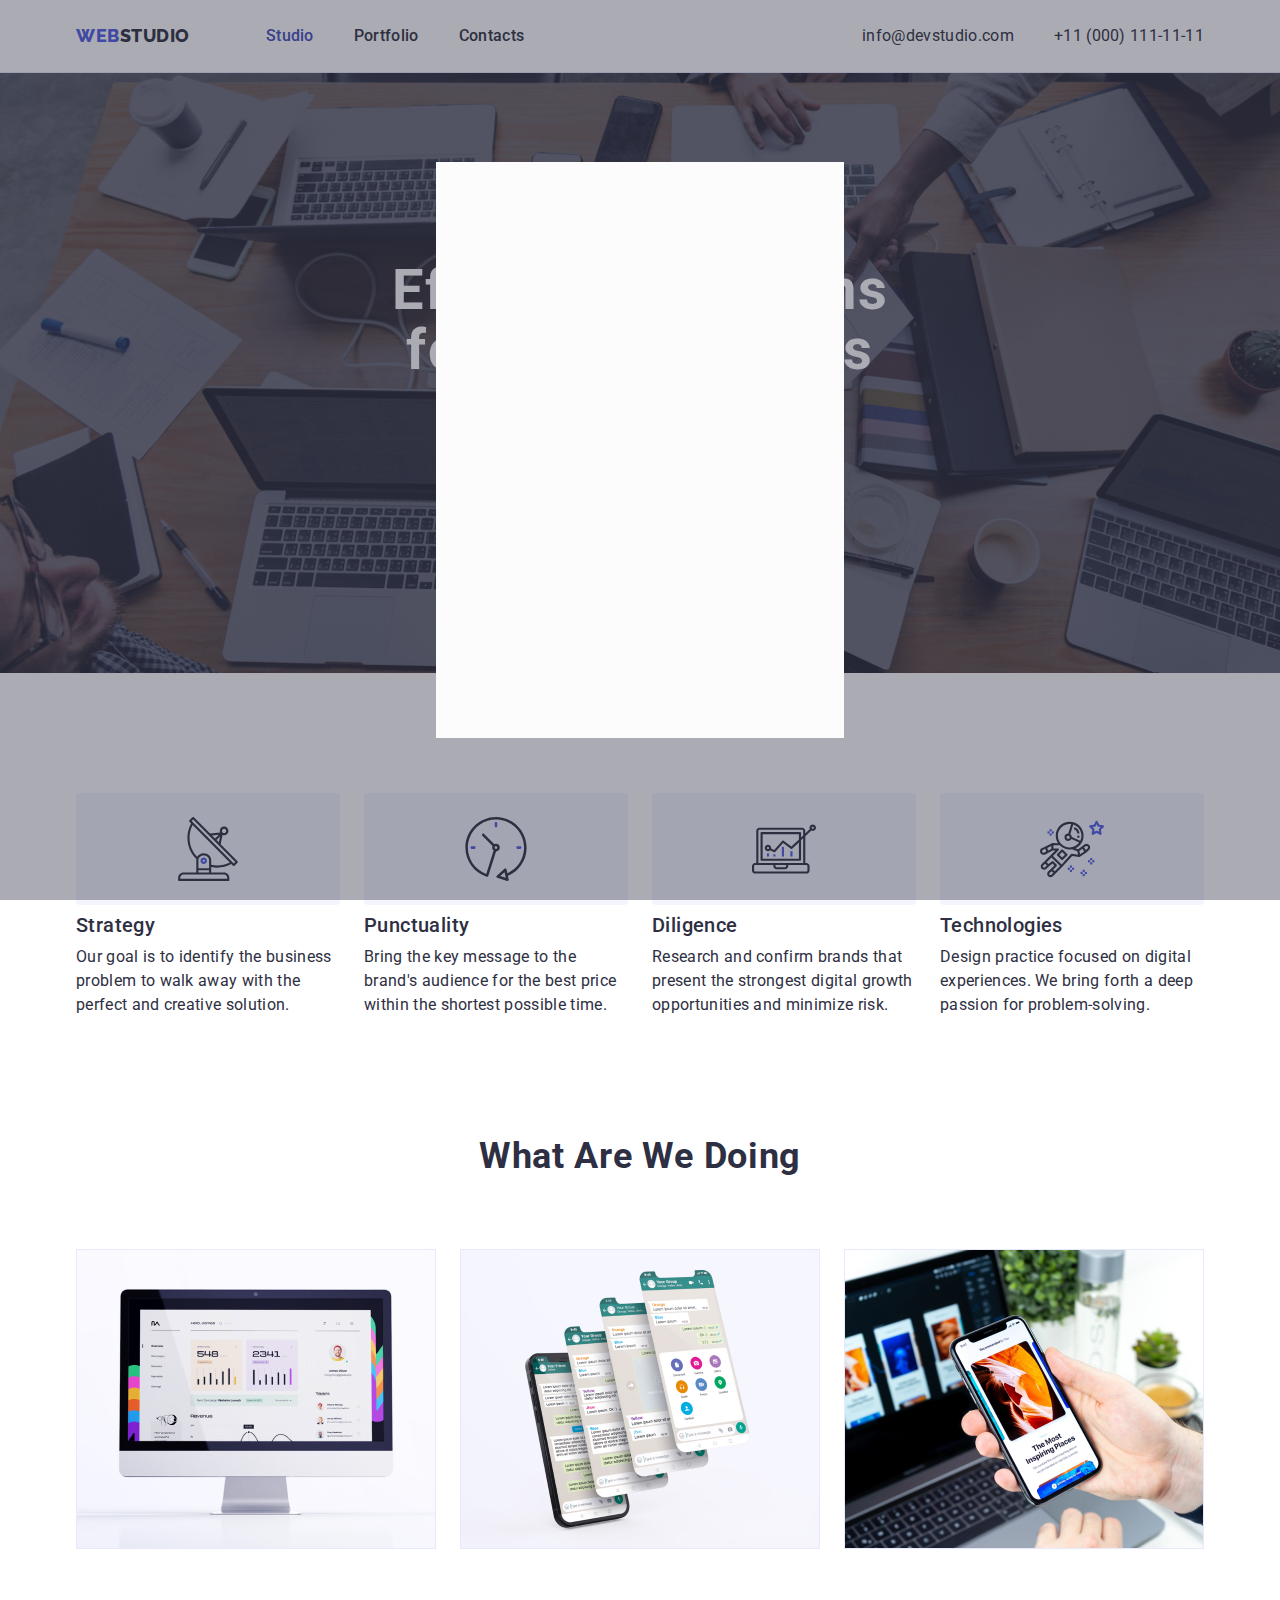
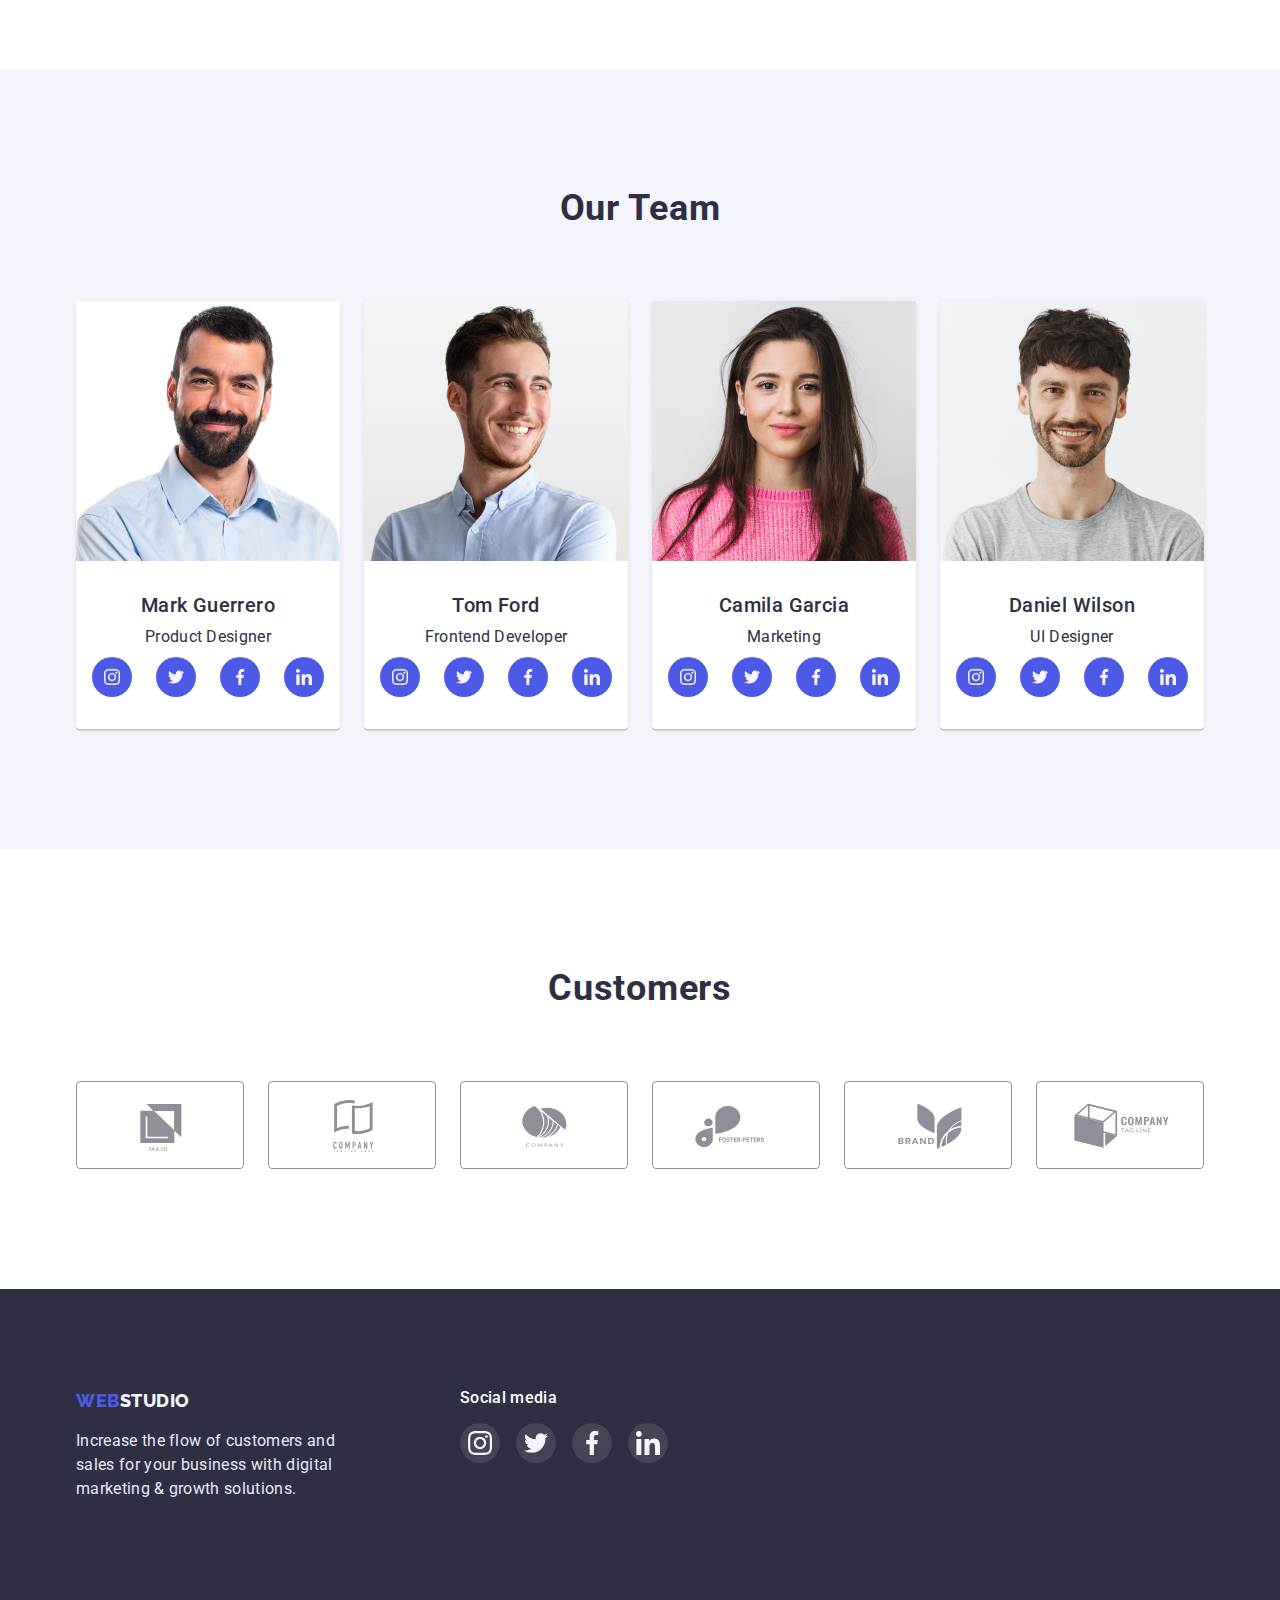
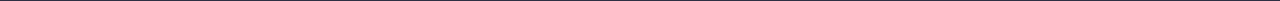
<file: index.html>
<!DOCTYPE html>
<html lang="en">
  <head>
    <meta charset="UTF-8" />
    <meta http-equiv="X-UA-Compatible" content="IE=edge" />
    <meta name="viewport" content="width=device-width, initial-scale=1.0" />
    <title>Document</title>
    <link
      rel="stylesheet"
      href="https://cdnjs.cloudflare.com/ajax/libs/modern-normalize/1.0.0/modern-normalize.min.css"
    />
    <link rel="stylesheet" href="./css/styles.css" />
    <link rel="preconnect" href="https://fonts.googleapis.com" />
    <link rel="preconnect" href="https://fonts.gstatic.com" crossorigin />
    <link
      href="https://fonts.googleapis.com/css2?family=Montserrat:wght@400;700&family=Raleway:wght@800&family=Roboto:wght@400;500;700&display=swap"
      rel="stylesheet"
    />
  </head>
  <body>
    <!-- Header -->
    <header class="header">
      <div class="container main-nav">
        <nav class="header-nav">
          <a href="./index.html" class="logo"
            >Web<span class="accent">Studio</span>
          </a>
          <ul class="site-nav">
            <li class="item">
              <a href="" class="link current">Studio</a>
            </li>
            <li class="item">
              <a href="./portfolio.html" class="link">Portfolio</a>
            </li>
            <li class="item">
              <a href="" class="link">Contacts</a>
            </li>
          </ul>
        </nav>

        <address>
          <ul class="auth-nav">
            <li class="item">
              <a href="mailto:info@devstudio.com" class="link-adress"
                >info@devstudio.com</a
              >
            </li>
            <li class="item">
              <a href="tel:+110001111111" class="link-adress no-margin"
                >+11 (000) 111-11-11</a
              >
            </li>
          </ul>
        </address>
      </div>
    </header>

    <main>
      <!-- Hero -->
      <section class="hero">
        <div class="container">
          <h1 class="hero-title">Effective Solutions for Your Business</h1>
          <button type="button" class="button">Order Service</button>
          <div class="backdrop">
            <div class="modal"></div>
          </div>
        </div>
      </section>

      <!-- Characteristics -->
      <section class="section">
        <div class="container">
          <h2 class="visually-hidden">Goals</h2>
          <ul class="list">
            <li class="list-item">
              <div class="charscteristics-icon">
                <svg class="svg-char">
                  <use
                    href="./images/symbol-defs.svg#icon-antenna-1"
                    width="64"
                    height="64"
                  ></use>
                </svg>
              </div>

              <h3 class="list-title">Strategy</h3>
              <p class="list-text">
                Our goal is to identify the business problem to walk away with
                the perfect and creative solution.
              </p>
            </li>

            <li class="list-item">
              <div class="charscteristics-icon">
                <svg class="svg-char">
                  <use
                    href="./images/symbol-defs.svg#icon-clock-1"
                    width="64"
                    height="64"
                  ></use>
                </svg>
              </div>

              <h3 class="list-title">Punctuality</h3>
              <p class="list-text">
                Bring the key message to the brand's audience for the best price
                within the shortest possible time.
              </p>
            </li>

            <li class="list-item">
              <div class="charscteristics-icon">
                <svg class="svg-char">
                  <use
                    href="./images/symbol-defs.svg#icon-diagram-1"
                    width="64"
                    height="64"
                  ></use>
                </svg>
              </div>

              <h3 class="list-title">Diligence</h3>
              <p class="list-text">
                Research and confirm brands that present the strongest digital
                growth opportunities and minimize risk.
              </p>
            </li>

            <li class="list-item">
              <div class="charscteristics-icon">
                <svg class="svg-char">
                  <use
                    href="./images/symbol-defs.svg#icon-astronaut-1"
                    width="64"
                    height="64"
                  ></use>
                </svg>
              </div>

              <h3 class="list-title">Technologies</h3>
              <p class="list-text">
                Design practice focused on digital experiences. We bring forth a
                deep passion for problem-solving.
              </p>
            </li>
          </ul>
        </div>
      </section>

      <section class="section section-work">
        <div class="container">
          <h2 class="section-title">What are we doing</h2>
          <ul class="container-work">
            <li class="flex-el">
              <img src="./images/img1.jpg" alt="screenPhone" width="360" />
            </li>

            <li class="flex-el">
              <img src="./images/img2.jpg" alt="phones" width="360" />
            </li>

            <li class="flex-el">
              <img src="./images/img3.jpg" alt="screenphone" width="360" />
            </li>
          </ul>
        </div>
      </section>

      <!-- Our teamm -->

      <section class="section section-color our-team">
        <div class="container">
          <h2 class="section-title">Our Team</h2>
          <ul class="team container-team">
            <li class="flex-el-team">
              <img src="./images/img4.jpg" alt="Product Designer" width="264" />

              <div class="card-content">
                <h3 class="team-title">Mark Guerrero</h3>
                <p class="team-text">Product Designer</p>
                <ul class="team-soc-list">
                  <li class="team-soc-item">
                    <a class="team-soc-link link" href="">
                      <svg class="svg-team" width="16" height="16">
                        <use
                          href="./images/symbol-defs.svg#icon-instagram-2"
                        ></use>
                      </svg>
                    </a>
                  </li>
                  <li class="team-soc-item">
                    <a class="team-soc-link link" href="">
                      <svg class="svg-team" width="16" height="16">
                        <use
                          href="./images/symbol-defs.svg#icon-twitter-1"
                        ></use>
                      </svg>
                    </a>
                  </li>
                  <li class="team-soc-item">
                    <a class="team-soc-link link" href="">
                      <svg class="svg-team" width="16" height="16">
                        <use
                          href="./images/symbol-defs.svg#icon-facebook-1"
                        ></use>
                      </svg>
                    </a>
                  </li>
                  <li class="team-soc-item">
                    <a class="team-soc-link link" href="">
                      <svg class="svg-team" width="16" height="16">
                        <use
                          href="./images/symbol-defs.svg#icon-linkedin-1"
                        ></use>
                      </svg>
                    </a>
                  </li>
                </ul>
              </div>
            </li>

            <li class="flex-el-team">
              <img
                src="./images/img5.jpg"
                alt="Frontend Developer"
                width="264"
              />

              <div class="card-content">
                <h3 class="team-title">Tom Ford</h3>
                <p class="team-text">Frontend Developer</p>
                <ul class="team-soc-list">
                  <li class="team-soc-item">
                    <a class="team-soc-link link" href="">
                      <svg class="svg-team" width="16" height="16">
                        <use
                          href="./images/symbol-defs.svg#icon-instagram-2"
                        ></use>
                      </svg>
                    </a>
                  </li>
                  <li class="team-soc-item">
                    <a class="team-soc-link link" href="">
                      <svg class="svg-team" width="16" height="16">
                        <use
                          href="./images/symbol-defs.svg#icon-twitter-1"
                        ></use>
                      </svg>
                    </a>
                  </li>
                  <li class="team-soc-item">
                    <a class="team-soc-link link" href="">
                      <svg class="svg-team" width="16" height="16">
                        <use
                          href="./images/symbol-defs.svg#icon-facebook-1"
                        ></use>
                      </svg>
                    </a>
                  </li>
                  <li class="team-soc-item">
                    <a class="team-soc-link link" href="">
                      <svg class="svg-team" width="16" height="16">
                        <use
                          href="./images/symbol-defs.svg#icon-linkedin-1"
                        ></use>
                      </svg>
                    </a>
                  </li>
                </ul>
              </div>
            </li>

            <li class="flex-el-team">
              <img src="./images/img6.jpg" alt="Marketing" width="264" />

              <div class="card-content">
                <h3 class="team-title">Camila Garcia</h3>
                <p class="team-text">Marketing</p>
                <ul class="team-soc-list">
                  <li class="team-soc-item">
                    <a class="team-soc-link link" href="">
                      <svg class="svg-team" width="16" height="16">
                        <use
                          href="./images/symbol-defs.svg#icon-instagram-2"
                        ></use>
                      </svg>
                    </a>
                  </li>
                  <li class="team-soc-item">
                    <a class="team-soc-link link" href="">
                      <svg class="svg-team" width="16" height="16">
                        <use
                          href="./images/symbol-defs.svg#icon-twitter-1"
                        ></use>
                      </svg>
                    </a>
                  </li>
                  <li class="team-soc-item">
                    <a class="team-soc-link link" href="">
                      <svg class="svg-team" width="16" height="16">
                        <use
                          href="./images/symbol-defs.svg#icon-facebook-1"
                        ></use>
                      </svg>
                    </a>
                  </li>
                  <li class="team-soc-item">
                    <a class="team-soc-link link" href="">
                      <svg class="svg-team" width="16" height="16">
                        <use
                          href="./images/symbol-defs.svg#icon-linkedin-1"
                        ></use>
                      </svg>
                    </a>
                  </li>
                </ul>
              </div>
            </li>

            <li class="flex-el-team">
              <img src="./images/img7.jpg" alt="UI Designer" width="264" />

              <div class="card-content">
                <h3 class="team-title">Daniel Wilson</h3>
                <p class="team-text">UI Designer</p>
                <ul class="team-soc-list">
                  <li class="team-soc-item">
                    <a class="team-soc-link link" href="">
                      <svg class="svg-team" width="16" height="16">
                        <use
                          href="./images/symbol-defs.svg#icon-instagram-2"
                        ></use>
                      </svg>
                    </a>
                  </li>
                  <li class="team-soc-item">
                    <a class="team-soc-link link" href="">
                      <svg class="svg-team" width="16" height="16">
                        <use
                          href="./images/symbol-defs.svg#icon-twitter-1"
                        ></use>
                      </svg>
                    </a>
                  </li>
                  <li class="team-soc-item">
                    <a class="team-soc-link link" href="">
                      <svg class="svg-team" width="16" height="16">
                        <use
                          href="./images/symbol-defs.svg#icon-facebook-1"
                        ></use>
                      </svg>
                    </a>
                  </li>
                  <li class="team-soc-item">
                    <a class="team-soc-link link" href="">
                      <svg class="svg-team" width="16" height="16">
                        <use
                          href="./images/symbol-defs.svg#icon-linkedin-1"
                        ></use>
                      </svg>
                    </a>
                  </li>
                </ul>
              </div>
            </li>
          </ul>
        </div>
      </section>

      <!-- CUSTOMERS -->
      <section class="section">
        <div class="container">
          <h2 class="section-title">Customers</h2>
          <ul class="customers">
            <li class="customers-item">
              <a class="customers-link link" href="">
                <svg class="customers-svg">
                  <use
                    href="./images/symbol-defs.svg#icon-Logo"
                    width="104"
                    height="56"
                  ></use>
                </svg>
              </a>
            </li>

            <li class="customers-item">
              <a class="customers-link link" href="">
                <svg class="customers-svg">
                  <use
                    href="./images/symbol-defs.svg#icon-Logo-1"
                    width="104"
                    height="56"
                  ></use>
                </svg>
              </a>
            </li>

            <li class="customers-item">
              <a class="customers-link link" href="">
                <svg class="customers-svg">
                  <use
                    href="./images/symbol-defs.svg#icon-Logo-2"
                    width="104"
                    height="56"
                  ></use>
                </svg>
              </a>
            </li>

            <li class="customers-item">
              <a class="customers-link link" href="">
                <svg class="customers-svg">
                  <use
                    href="./images/symbol-defs.svg#icon-Logo-3"
                    width="104"
                    height="56"
                  ></use>
                </svg>
              </a>
            </li>

            <li class="customers-item">
              <a class="customers-link link" href="">
                <svg class="customers-svg">
                  <use
                    href="./images/symbol-defs.svg#icon-Logo-4"
                    width="104"
                    height="56"
                  ></use>
                </svg>
              </a>
            </li>

            <li class="customers-item">
              <a class="customers-link link" href="">
                <svg class="customers-svg">
                  <use
                    href="./images/symbol-defs.svg#icon-Logo-5"
                    width="104"
                    height="56"
                  ></use>
                </svg>
              </a>
            </li>
          </ul>
        </div>
      </section>
    </main>

    <footer class="footer">
      <div class="container footer-wrap">
        <div class="footer-first">
          <a href="./index.html" class="logo logo-footer"
            >Web<span class="accent-footer">Studio</span>
          </a>
          <p class="footer-text">
            Increase the flow of customers and sales for your business with
            digital marketing & growth solutions.
          </p>
        </div>
        <div class="footer-icons">
          <p class="footer-header">Social media</p>
          <ul class="footer-soc-list">
            <li class="footer-soc-item">
              <a class="footer-soc-link link" href="">
                <svg class="svg-footer" width="24" height="24">
                  <use href="./images/symbol-defs.svg#icon-instagram-2"></use>
                </svg>
              </a>
            </li>
            <li class="footer-soc-item">
              <a class="footer-soc-link link" href="">
                <svg class="svg-footer" width="24" height="24">
                  <use href="./images/symbol-defs.svg#icon-twitter-1"></use>
                </svg>
              </a>
            </li>
            <li class="footer-soc-item">
              <a class="footer-soc-link link" href="">
                <svg class="svg-footer" width="24" height="24">
                  <use href="./images/symbol-defs.svg#icon-facebook-1"></use>
                </svg>
              </a>
            </li>
            <li class="footer-soc-item">
              <a class="footer-soc-link link" href="">
                <svg class="svg-footer" width="24" height="24">
                  <use href="./images/symbol-defs.svg#icon-linkedin-1"></use>
                </svg>
              </a>
            </li>
          </ul>
        </div>
      </div>
    </footer>
  </body>
</html>
</file>
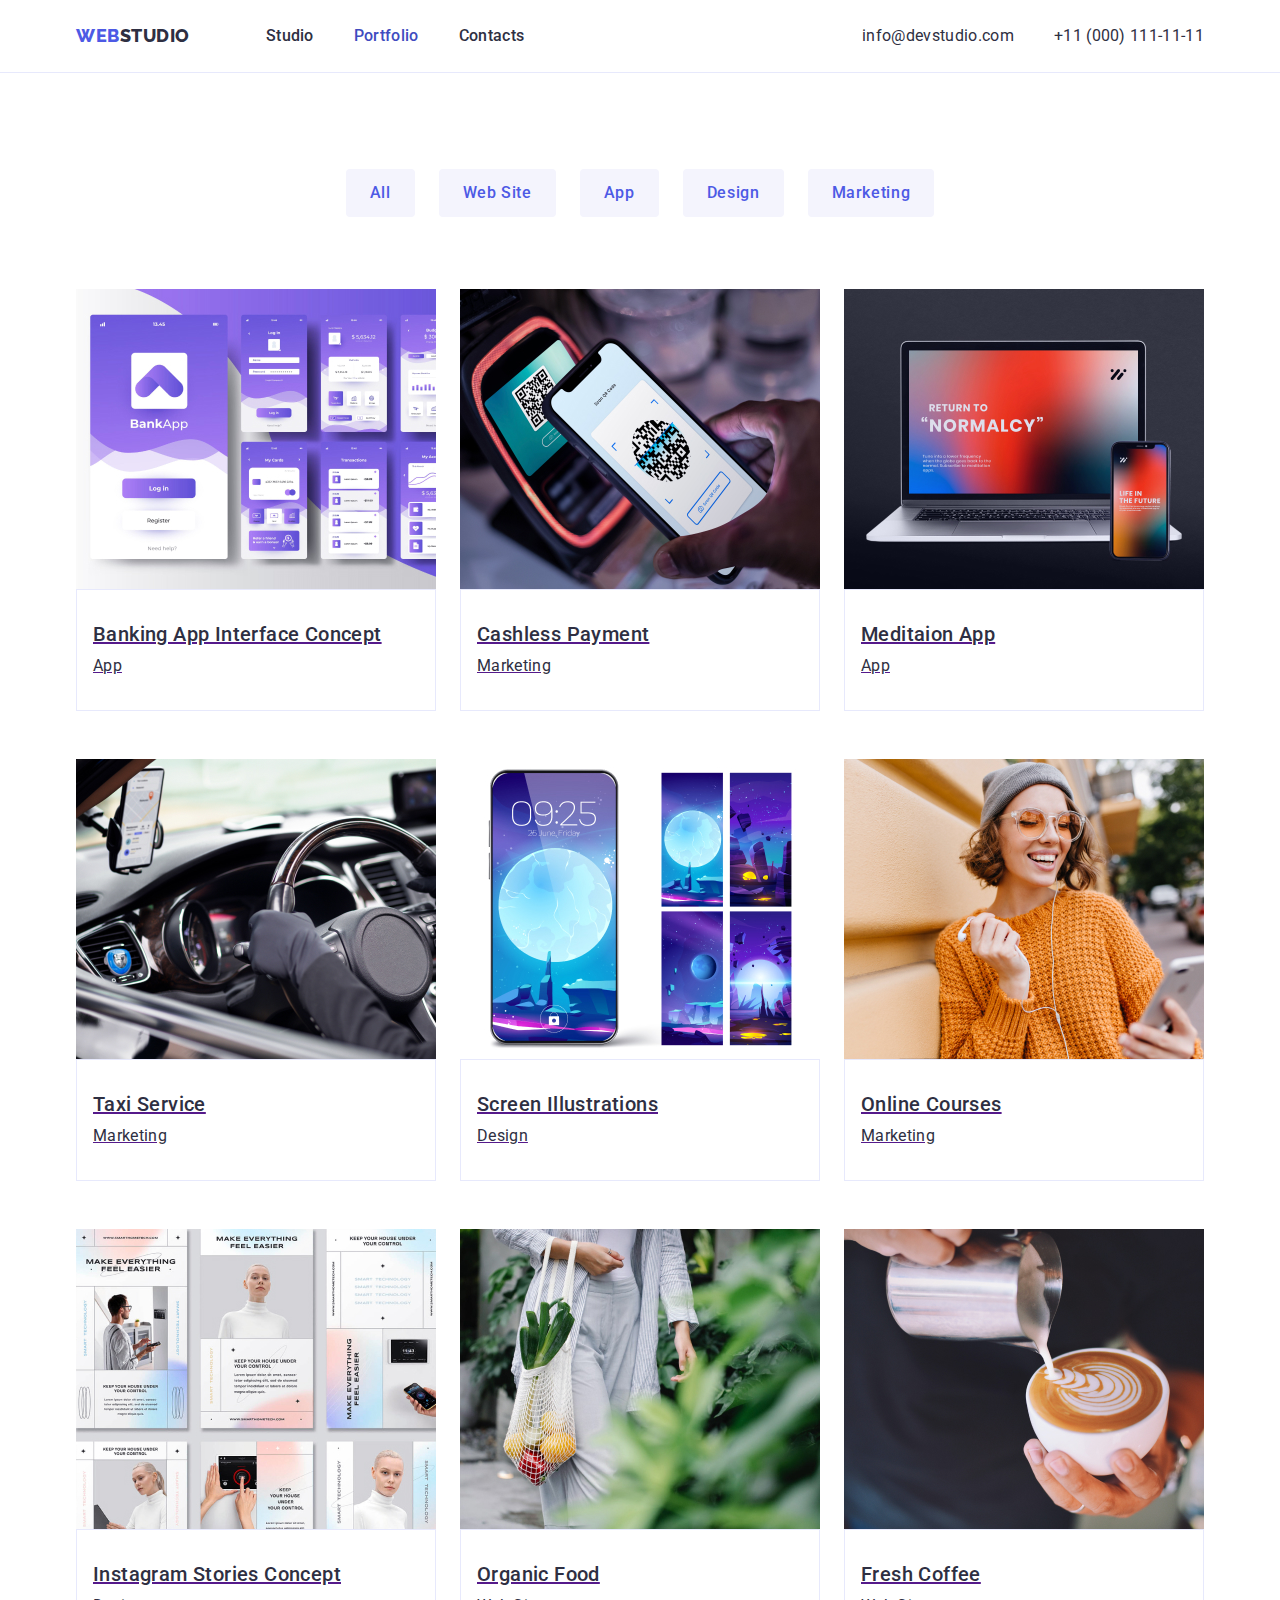
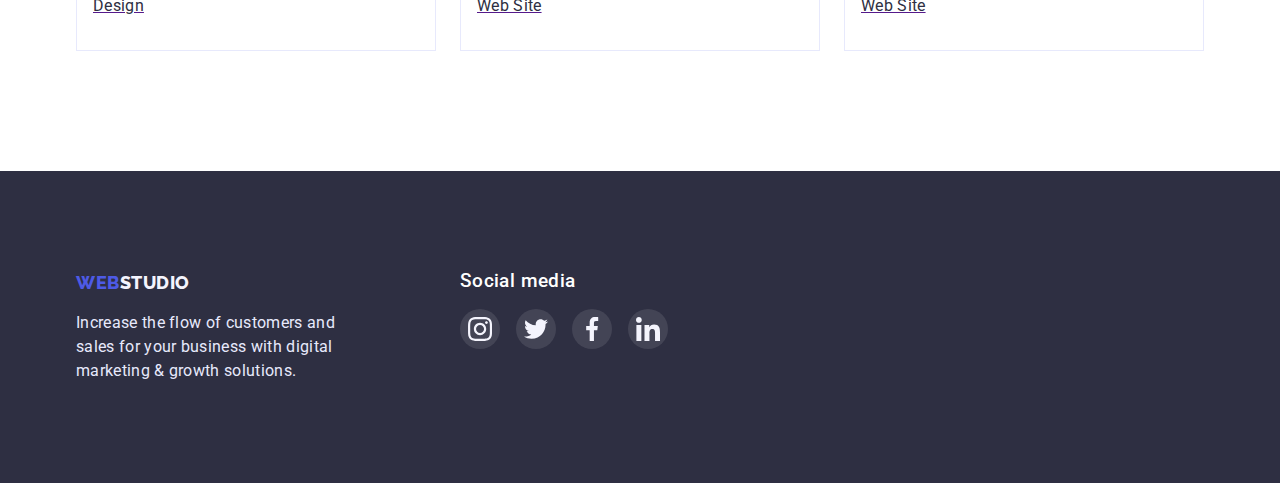
<file: portfolio.html>
<!DOCTYPE html>
<html lang="en">
  <head>
    <meta charset="UTF-8" />
    <meta http-equiv="X-UA-Compatible" content="IE=edge" />
    <meta name="viewport" content="width=device-width, initial-scale=1.0" />
    <title>Document</title>
    <link
      rel="stylesheet"
      href="https://cdnjs.cloudflare.com/ajax/libs/modern-normalize/1.0.0/modern-normalize.min.css"
    />
    <link rel="stylesheet" href="./css/styles.css" />
    <link rel="preconnect" href="https://fonts.googleapis.com" />
    <link rel="preconnect" href="https://fonts.gstatic.com" crossorigin />
    <link
      href="https://fonts.googleapis.com/css2?family=Montserrat:wght@400;700&family=Raleway:wght@800&family=Roboto:wght@400;500;700&display=swap"
      rel="stylesheet"
    />
  </head>
  <body>
    <!-- Header -->
    <header class="header">
      <div class="container main-nav">
        <nav class="header-nav">
          <a href="./index.html" class="logo"
            >Web<span class="accent">Studio</span>
          </a>
          <ul class="site-nav">
            <li class="item">
              <a href="" class="link">Studio</a>
            </li>
            <li class="item">
              <a href="./portfolio.html" class="link current">Portfolio</a>
            </li>
            <li class="item">
              <a href="" class="link">Contacts</a>
            </li>
          </ul>
        </nav>

        <address>
          <ul class="auth-nav">
            <li class="item">
              <a href="mailto:info@devstudio.com" class="link-adress"
                >info@devstudio.com</a
              >
            </li>
            <li class="item">
              <a href="tel:+110001111111" class="link-adress no-margin"
                >+11 (000) 111-11-11</a
              >
            </li>
          </ul>
        </address>
      </div>
    </header>
  </body>

  <main>
    <!-- Filtrs-->
    <section class="section-secondary">
      <div class="container container-button">
        <h1 class="visually-hidden">Filtrs</h1>
        <ul class="filtrs">
          <li class="filtrs-item">
            <button type="button" class="button-header">All</button>
          </li>
          <li class="filtrs-item">
            <button type="button" class="button-header">Web Site</button>
          </li>
          <li class="filtrs-item">
            <button type="button" class="button-header">App</button>
          </li>
          <li class="filtrs-item">
            <button type="button" class="button-header">Design</button>
          </li>
          <li class="filtrs-item">
            <button type="button" class="button-header">Marketing</button>
          </li>
        </ul>
        <h2 class="visually-hidden">List</h2>
        <ul class="container-list">
          <li class="cards-list">
            <a class="cards-link" href="">
              <div class="overlay">
                <img
                  src="./images/img11.jpg"
                  alt="Banking App Interface Concept"
                  width="360"
                />
                <p class="overlay-cards">
                  14 Stylish and User-Friendly App Design Concepts · Task
                  Manager App · Calorie Tracker App · Exotic Fruit Ecommerce App
                  · Cloud Storage App
                </p>
              </div>

              <div class="div-header-paragraf">
                <h3 class="team-title">Banking App Interface Concept</h3>
                <p class="team-text">App</p>
              </div>
            </a>
          </li>

          <li class="cards-list">
            <a class="cards-link" href="">
              <div class="overlay">
                <img
                  src="./images/img22.jpg"
                  alt="Cashless Payment"
                  width="360"
                />

                <p class="overlay-cards">
                  14 Stylish and User-Friendly App Design Concepts · Task
                  Manager App · Calorie Tracker App · Exotic Fruit Ecommerce App
                  · Cloud Storage App
                </p>
              </div>

              <div class="div-header-paragraf">
                <h3 class="team-title">Cashless Payment</h3>
                <p class="team-text">Marketing</p>
              </div>
            </a>
          </li>

          <li class="cards-list">
            <a class="cards-link" href="">
              <div class="overlay">
                <img src="./images/img33.jpg" alt="Meditaion App" width="360" />

                <p class="overlay-cards">
                  14 Stylish and User-Friendly App Design Concepts · Task
                  Manager App · Calorie Tracker App · Exotic Fruit Ecommerce App
                  · Cloud Storage App
                </p>
              </div>

              <div class="div-header-paragraf">
                <h3 class="team-title">Meditaion App</h3>
                <p class="team-text">App</p>
              </div>
            </a>
          </li>

          <li class="cards-list">
            <a class="cards-link" href="">
              <div class="overlay">
                <img src="./images/img44.jpg" alt="Taxi Service" width="360" />

                <p class="overlay-cards">
                  14 Stylish and User-Friendly App Design Concepts · Task
                  Manager App · Calorie Tracker App · Exotic Fruit Ecommerce App
                  · Cloud Storage App
                </p>
              </div>

              <div class="div-header-paragraf">
                <h3 class="team-title">Taxi Service</h3>
                <p class="team-text">Marketing</p>
              </div>
            </a>
          </li>

          <li class="cards-list">
            <a class="cards-link" href="">
              <div class="overlay">
                <img
                  src="./images/img55.jpg"
                  alt="Screen Illustrations"
                  width="360"
                />

                <p class="overlay-cards">
                  14 Stylish and User-Friendly App Design Concepts · Task
                  Manager App · Calorie Tracker App · Exotic Fruit Ecommerce App
                  · Cloud Storage App
                </p>
              </div>

              <div class="div-header-paragraf">
                <h3 class="team-title">Screen Illustrations</h3>
                <p class="team-text">Design</p>
              </div>
            </a>
          </li>

          <li class="cards-list">
            <a class="cards-link" href="">
              <div class="overlay">
                <img
                  src="./images/img66.jpg"
                  alt="Online Courses"
                  width="360"
                />

                <p class="overlay-cards">
                  14 Stylish and User-Friendly App Design Concepts · Task
                  Manager App · Calorie Tracker App · Exotic Fruit Ecommerce App
                  · Cloud Storage App
                </p>
              </div>

              <div class="div-header-paragraf">
                <h3 class="team-title">Online Courses</h3>
                <p class="team-text">Marketing</p>
              </div>
            </a>
          </li>

          <li class="cards-list">
            <a class="cards-link" href="">
              <div class="overlay">
                <img
                  src="./images/img77.jpg"
                  alt="Instagram Stories Concept"
                  width="360"
                />

                <p class="overlay-cards">
                  14 Stylish and User-Friendly App Design Concepts · Task
                  Manager App · Calorie Tracker App · Exotic Fruit Ecommerce App
                  · Cloud Storage App
                </p>
              </div>

              <div class="div-header-paragraf">
                <h3 class="team-title">Instagram Stories Concept</h3>
                <p class="team-text">Design</p>
              </div>
            </a>
          </li>

          <li class="cards-list">
            <a class="cards-link" href="">
              <div class="overlay">
                <img src="./images/img88.jpg" alt="Organic Food" width="360" />

                <p class="overlay-cards">
                  14 Stylish and User-Friendly App Design Concepts · Task
                  Manager App · Calorie Tracker App · Exotic Fruit Ecommerce App
                  · Cloud Storage App
                </p>
              </div>

              <div class="div-header-paragraf">
                <h3 class="team-title">Organic Food</h3>
                <p class="team-text">Web Site</p>
              </div>
            </a>
          </li>

          <li class="cards-list">
            <a class="cards-link" href="">
              <div class="overlay">
                <img src="./images/img99.jpg" alt="Fresh Coffee" width="360" />

                <p class="overlay-cards">
                  14 Stylish and User-Friendly App Design Concepts · Task
                  Manager App · Calorie Tracker App · Exotic Fruit Ecommerce App
                  · Cloud Storage App
                </p>
              </div>

              <div class="div-header-paragraf">
                <h3 class="team-title">Fresh Coffee</h3>
                <p class="team-text">Web Site</p>
              </div>
            </a>
          </li>
        </ul>
      </div>
    </section>
  </main>

  <footer class="footer">
    <div class="container footer-wrap">
      <div class="footer-first">
        <a href="./index.html" class="logo logo-footer"
          >Web<span class="accent-footer">Studio</span>
        </a>
        <p class="footer-text">
          Increase the flow of customers and sales for your business with
          digital marketing & growth solutions.
        </p>
      </div>
      <div class="footer-icons">
        <h3 class="footer-header">Social media</h3>
        <ul class="footer-soc-list">
          <li class="footer-soc-item">
            <a class="footer-soc-link link" href="">
              <svg class="svg-footer" width="24" height="24">
                <use href="./images/symbol-defs.svg#icon-instagram-2"></use>
              </svg>
            </a>
          </li>
          <li class="footer-soc-item">
            <a class="footer-soc-link link" href="">
              <svg class="svg-footer" width="24" height="24">
                <use href="./images/symbol-defs.svg#icon-twitter-1"></use>
              </svg>
            </a>
          </li>
          <li class="footer-soc-item">
            <a class="footer-soc-link link" href="">
              <svg class="svg-footer" width="24" height="24">
                <use href="./images/symbol-defs.svg#icon-facebook-1"></use>
              </svg>
            </a>
          </li>
          <li class="footer-soc-item">
            <a class="footer-soc-link link" href="">
              <svg class="svg-footer" width="24" height="24">
                <use href="./images/symbol-defs.svg#icon-linkedin-1"></use>
              </svg>
            </a>
          </li>
        </ul>
      </div>
    </div>
  </footer>
</html>
</file>
<file: css/styles.css>
:root {
  --primary-text-color: #434455;
  --title-text-color: #2e2f42;
  --accent-color: #404bbf;
  --white-color: #ffffff;
  --blue-color-button: #4d5ae5;
  --white-color-with-shadow: #f4f4fd;
  --card-shadow: 0px 1px 6px rgba(46, 47, 66, 0.08),
    0px 1px 1px rgba(46, 47, 66, 0.16), 0px 2px 1px rgba(46, 47, 66, 0.08);
}

body {
  color: var(--title-text-color);
  background-color: var(--white-color);
  font-family: 'Roboto', sans-serif;
  letter-spacing: 0.02em;
}

.header {
  border-bottom: 1px solid #e7e9fc;
  /* padding-top: 24px;
  padding-bottom: 24px; */
}

ul {
  list-style: none;
  padding: 0;
  margin: 0;
}

.container {
  max-width: 1158px;
  padding: 0 15px;
  margin: 0 auto;
}

h1,
h2,
h3,
h4,
h5,
h6,
p {
  margin: 0;
}

img {
  display: block;
  max-width: 100%;
  height: auto;
}

.section {
  padding-top: 120px;
  padding-bottom: 120px;
}

.section.no-padding {
  padding-top: 0;
  padding-bottom: 0;
}

.logo {
  font-size: 18px;
  line-height: 24px;
  display: flex;
  align-items: center;

  font-family: Raleway;
  color: var(--blue-color-button);
  text-decoration: none;
  font-weight: 800;
  letter-spacing: 0.03em;
  text-transform: uppercase;
}

.logo .accent {
  color: var(--title-text-color);
}

. element.style {
  color: var(--accent-color);
}
/* Site nav */

.site-nav {
  display: flex;
  margin-left: 76px;
}
.site-nav .item:not(:last-child) {
  margin-right: 40px;
}

.site-nav .link.current {
  color: var(--accent-color);
}
.site-nav .link {
  display: block;
  padding-top: 24px;
  padding-bottom: 24px;

  color: var(--title-text-color);
  font-weight: 500;
  font-size: 16px;
  line-height: 1.5;
  text-decoration: none;
}

.site-nav .link:hover,
.site-nav .link:focus {
  color: var(--accent-color);
}

/* auth-nav */

.auth-nav {
  display: flex;
  margin-left: auto;
}

.auth-nav .item:not(:last-child) {
  margin-right: 40px;
}

.auth-nav .link-adress {
  color: var(--title-text-color);
  font-family: 'Roboto';
  font-style: normal;
  font-weight: 400;
  font-size: 16px;
  line-height: 1.5;
  text-decoration: none;
}

.auth-nav .link-adress:hover,
.auth-nav .link-adress:focus {
  color: var(--accent-color);
}

.main-nav {
  display: flex;
  align-items: center;
}

.header-nav {
  display: flex;
  margin-right: auto;
}

/* Hero */

.hero {
  background-color: var(--title-text-color);
  text-align: center;
  padding: 188px 0;
  background-size: cover;
  background-repeat: no-repeat;
  max-width: 1440px;
  height: 600px;
  margin-left: auto;
  margin-right: auto;
  background-image: linear-gradient(
      rgba(46, 47, 66, 0.7),
      rgba(46, 47, 66, 0.7)
    ),
    url(../images/people-office111.jpg);
}

.hero-title {
  margin: 0 auto;
  margin-bottom: 48px;
  text-align: center;

  color: var(--white-color);
  font-weight: 700;
  font-size: 56px;
  line-height: 1.07;
  letter-spacing: 0.02em;
  width: 496px;
}

.button:hover,
.button:focus {
  background-color: var(--accent-color);
}

.button {
  min-width: 169px;
  padding: 16px 32px;
  display: inline-block;
  border-radius: 4px;
  border: none;

  color: var(--white-color);
  background-color: var(--blue-color-button);
  font-family: inherit;
  font-weight: 500;
  font-size: 16px;
  line-height: 1.5;
  letter-spacing: 0.02em;

  cursor: pointer;
}

.backdrop {
  position: fixed;
  top: 0;
  left: 0;
  width: 100%;
  height: 100%;
  background-color: rgba(46, 47, 66, 0.4);
}

.modal {
  position: absolute;
  top: 50%;
  left: 50%;
  transform: translate(-50%, -50%);

  width: 408px;
  height: 576px;

  background-color: #fcfcfc;
}

/* Sections header*/
.visually-hidden {
  position: absolute;
  width: 1px;
  height: 1px;
  margin: -1px;
  border: 0;
  padding: 0;

  white-space: nowrap;
  clip-path: inset(100%);
  clip: rect(0 0 0 0);
  overflow: hidden;
}

/* Characteristics*/

.list {
  display: flex;
}

.list-item {
  width: 264px;
}

.list .list-item:not(:last-child) {
  margin-right: 24px;
}

.charscteristics-icon {
  margin-bottom: 8px;

  display: flex;
  align-items: center;
  justify-content: center;
  width: 264px;
  height: 112px;
  background-color: #f4f4fd;
  border-radius: 4px;
}

.svg-char {
  width: 64px;
  height: 64px;
}

.list-title {
  margin-top: 0;
  margin-bottom: 8px;

  color: var(--title-text-color);
  font-weight: 500;
  font-size: 20px;
  line-height: 1.2;
  letter-spacing: 0.02em;
}

.list-text {
  color: var(--title-text-color);
  font-weight: 400;
  font-size: 16px;
  line-height: 1.5;
  letter-spacing: 0.02em;
}
.list .list-title {
  margin-top: 0;
  margin-bottom: 8px;
}

.list .list-text {
  margin-top: 0;
}

/* What are we doing */

.section-work {
  padding-top: 0;
}

.container-work {
  padding: 0;
  margin: 0;

  display: flex;
  flex-wrap: wrap;
  justify-content: space-between;
  gap: 24px;
}

/* Team */

.container-team {
  padding: 0;
  margin: 0;

  display: flex;
  flex-wrap: wrap;
  justify-content: space-between;
}

.container-team > .flex-el-team {
  /* flex-basis: calc(100 / 4); */
  box-shadow: var(--card-shadow);
  border-radius: 0px 0px 4px 4px;
  background-color: var(--white-color);
}

.card-content {
  padding: 32px 16px;
  text-align: center;
}

.team-soc-list {
  display: flex;
  justify-content: center;
  margin-top: 8px;

  gap: 24px;
}

.team-soc-item {
  width: 40px;
  height: 40px;
}
.team-soc-link {
  width: 100%;
  height: 100%;
  border-radius: 50%;
  background-color: var(--blue-color-button);
  display: flex;
  justify-content: center;
  align-items: center;
}

.svg-team {
  fill: var(--white-color-with-shadow);
}

.team-soc-link:hover,
.team-soc-link:focus {
  background-color: var(--accent-color);
  cursor: pointer;
}

.section-title {
  margin-top: 0;
  margin-bottom: 72px;

  font-weight: 700;
  font-size: 36px;
  line-height: 1.11;
  text-align: center;

  letter-spacing: 0.02em;
  text-transform: capitalize;
  color: var(--title-text-color);
}

.section-color {
  background-color: var(--white-color-with-shadow);
}
.team-title {
  color: var(--title-text-color);
  font-weight: 500;
  font-size: 20px;
  line-height: 1.2;
  letter-spacing: 0.02em;
}

.team-text {
  color: var(--title-text-color);
  font-weight: 400;
  font-size: 16px;
  line-height: 1.5;
  letter-spacing: 0.02em;
}

/* ////////////customers/////////////// */

.customers {
  display: flex;
  padding: 0;
  margin: 0;

  align-items: center;
  gap: 24px;
  width: 100%;
  height: 100%;
  justify-content: center;
}

.customers-link {
  display: flex;
  border: 1px solid currentColor;
  align-items: center;
  justify-content: center;
  width: 168px;
  height: 88px;
  color: #8e8f99;
  border-radius: 4px;
}

.customers-link:is(:hover, :focus) {
  color: var(--accent-color);
}

.customers-item {
}

.customers-svg {
  fill: currentColor;
  width: 104px;
  height: 56px;
}
/* .customers-link:is(:hover, :focus) {
  border-color: var(--accent-color);
}

.customers-link:is(:hover, :focus) .customers-svg {
  fill: var(--accent-color);
} */

/* Portfolio */

/*__________BUTTONS Filtrs___________- */

.section-secondary {
  padding-top: 96px;
  padding-bottom: 120px;
}

.filtrs {
  display: flex;
  justify-content: center;
  margin-bottom: 72px;
}

.filtrs .filtrs-item:not(:last-child) {
  margin-right: 24px;
}

.button-header {
  padding: 12px 24px;
  font-weight: 500;
  font-size: 16px;
  line-height: 1.5;
  display: flex;
  align-items: center;
  text-align: center;
  letter-spacing: 0.04em;
  color: var(--blue-color-button);
  cursor: pointer;
  font-family: inherit;
  background-color: var(--white-color-with-shadow);
  border: none;
  border-radius: 4px;
}

.filtrs .button-header:active {
  color: var(--white-color);
  background: var(--accent-color);
}

.button-header:hover,
.button-header:focus {
  color: var(--white-color);
  background-color: #404bbf;
  box-shadow: var(--card-shadow);
}

/* _________________CARDS_________________ */

.container-list {
  display: flex;
  flex-wrap: wrap;
  margin-left: -24px;
  margin-top: -48px;
}

.container-list > .cards-list {
  flex-basis: calc(100 / 3-48px);
  margin-left: 24px;
  margin-top: 48px;
}

.cards-list {
  cursor: pointer;
}

.overlay {
  position: relative;
  overflow: hidden;
}

.overlay-cards {
  position: absolute;
  display: flex;
  padding-top: 40px;
  padding-left: 32px;

  top: 0;
  left: 0;
  width: 100%;
  height: 100%;
  color: var(--white-color-with-shadow);
  background-color: var(--blue-color-button);

  transform: translateY(100%);
  transition: transform 250ms cubic-bezier(0.4, 0, 0.2, 1);
}

.cards-link:hover .overlay-cards {
  transform: translateY(0);
}

.cards-link {
  /* position: relative; */
  display: block;
}

.cards-link:is(:hover, :focus) {
  box-shadow: var(--card-shadow);
}

.div-header-paragraf {
  padding: 32px 16px;
  border: 1px solid #e7e9fc;
}

.team-text {
  margin-top: 8px;
}

/* _________FOOTER___________ */

.footer {
  background-color: var(--title-text-color);
  padding-top: 100px;
  padding-bottom: 100px;
}

.footer-wrap {
  display: flex;
}

.footer-first {
  margin-right: 120px;
}

.footer-text {
  color: #e7e9fc;
  font-weight: 400;
  font-size: 16px;
  line-height: 1.5;
  width: 264px;
}

.logo .accent-footer {
  color: var(--white-color-with-shadow);
}

.logo-footer {
  padding: 0;
  margin-bottom: 16px;
}

.footer-header {
  margin-bottom: 16px;
  font-family: 'Roboto';
  font-weight: 500;
  letter-spacing: 0.02em;
  color: var(--white-color);
}

.footer-soc-list {
  display: flex;
  justify-content: center;
  /* margin-top: 8px;
  margin-bottom: 32px; */
  gap: 24px;
  align-items: flex-start;
  padding: 0px;
  gap: 16px;
}

.footer-soc-link {
  padding: 8px 8px;
  width: 100%;
  height: 100%;
  border-radius: 50%;
  background-color: rgba(255, 255, 255, 0.1);
  display: flex;
  justify-content: center;
  align-items: center;
  background-size: contain;
}

.svg-footer {
  width: 24px;
  fill: var(--color2, #f4f4fd);
}

.footer-soc-link:hover,
.footer-soc-link:focus {
  fill: var(--white-color-with-shadow);
  background-color: #31d0aa;
  cursor: pointer;
}
</file>
